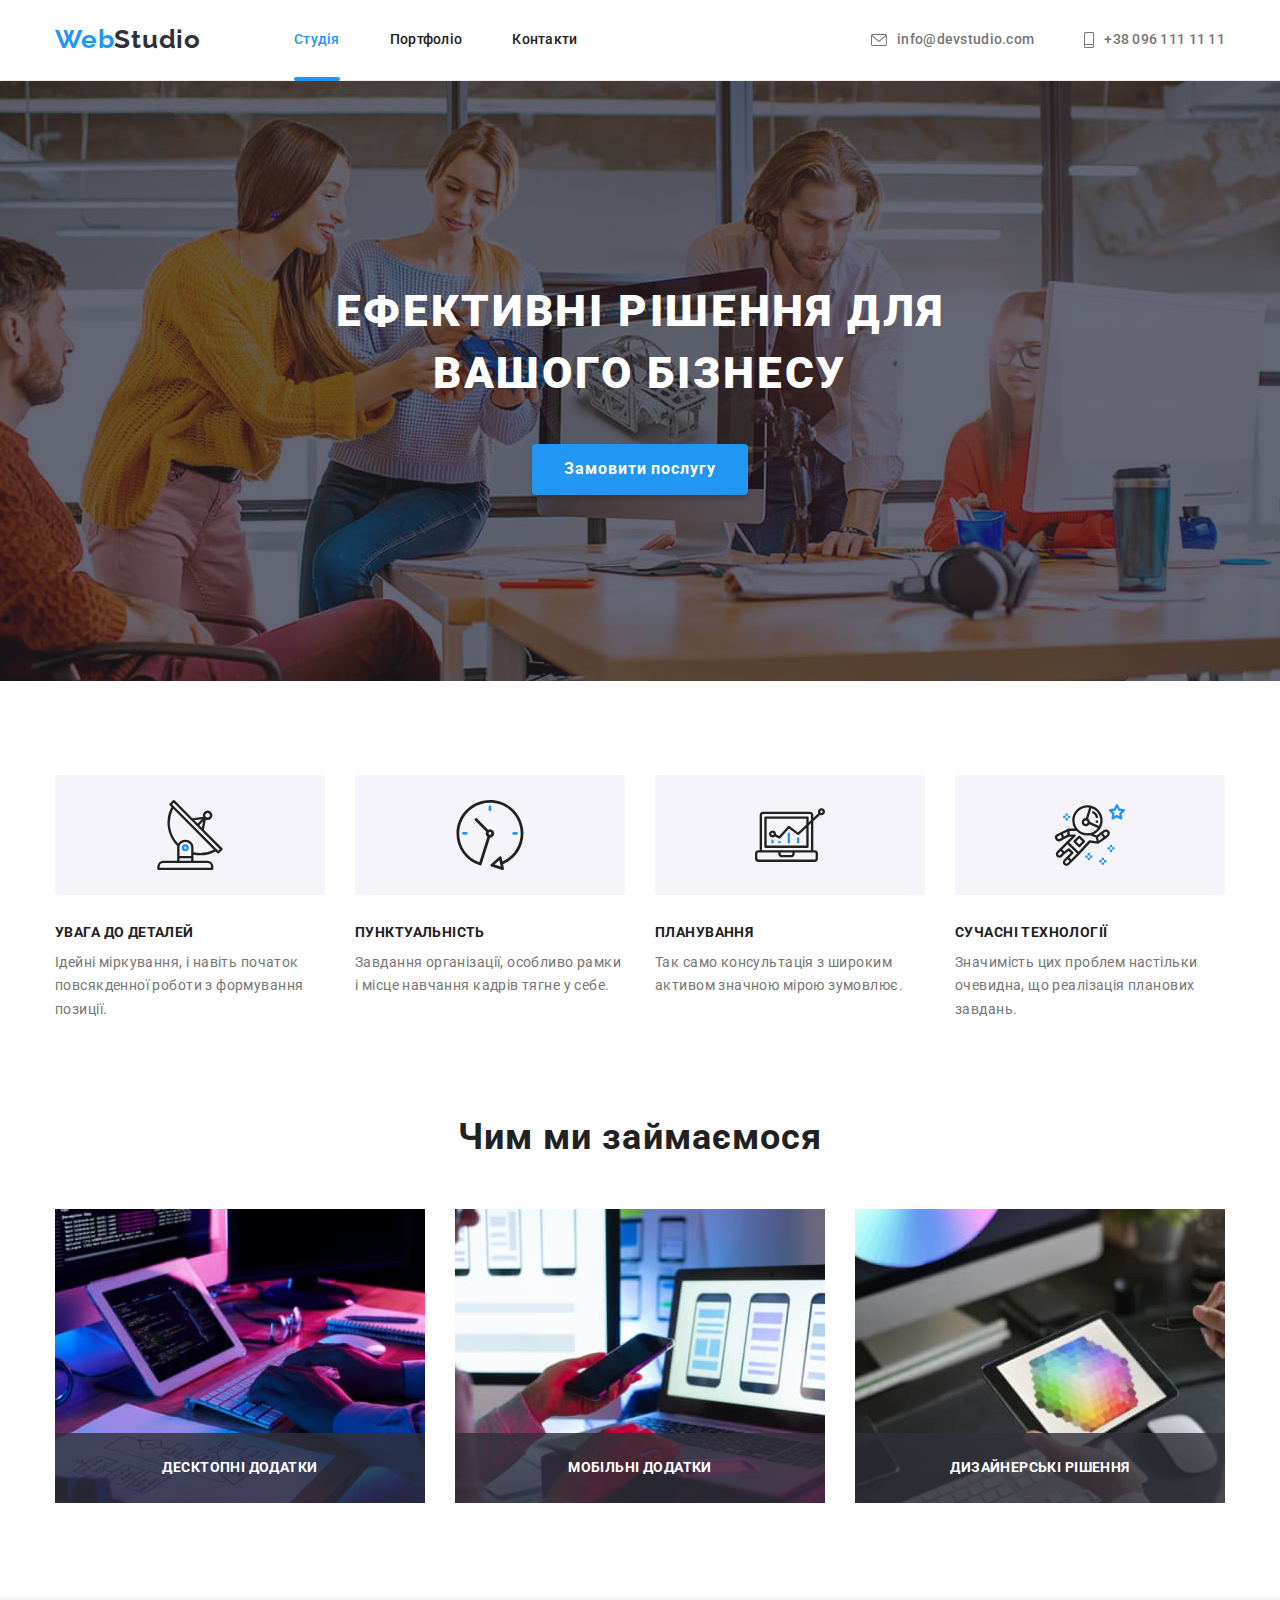
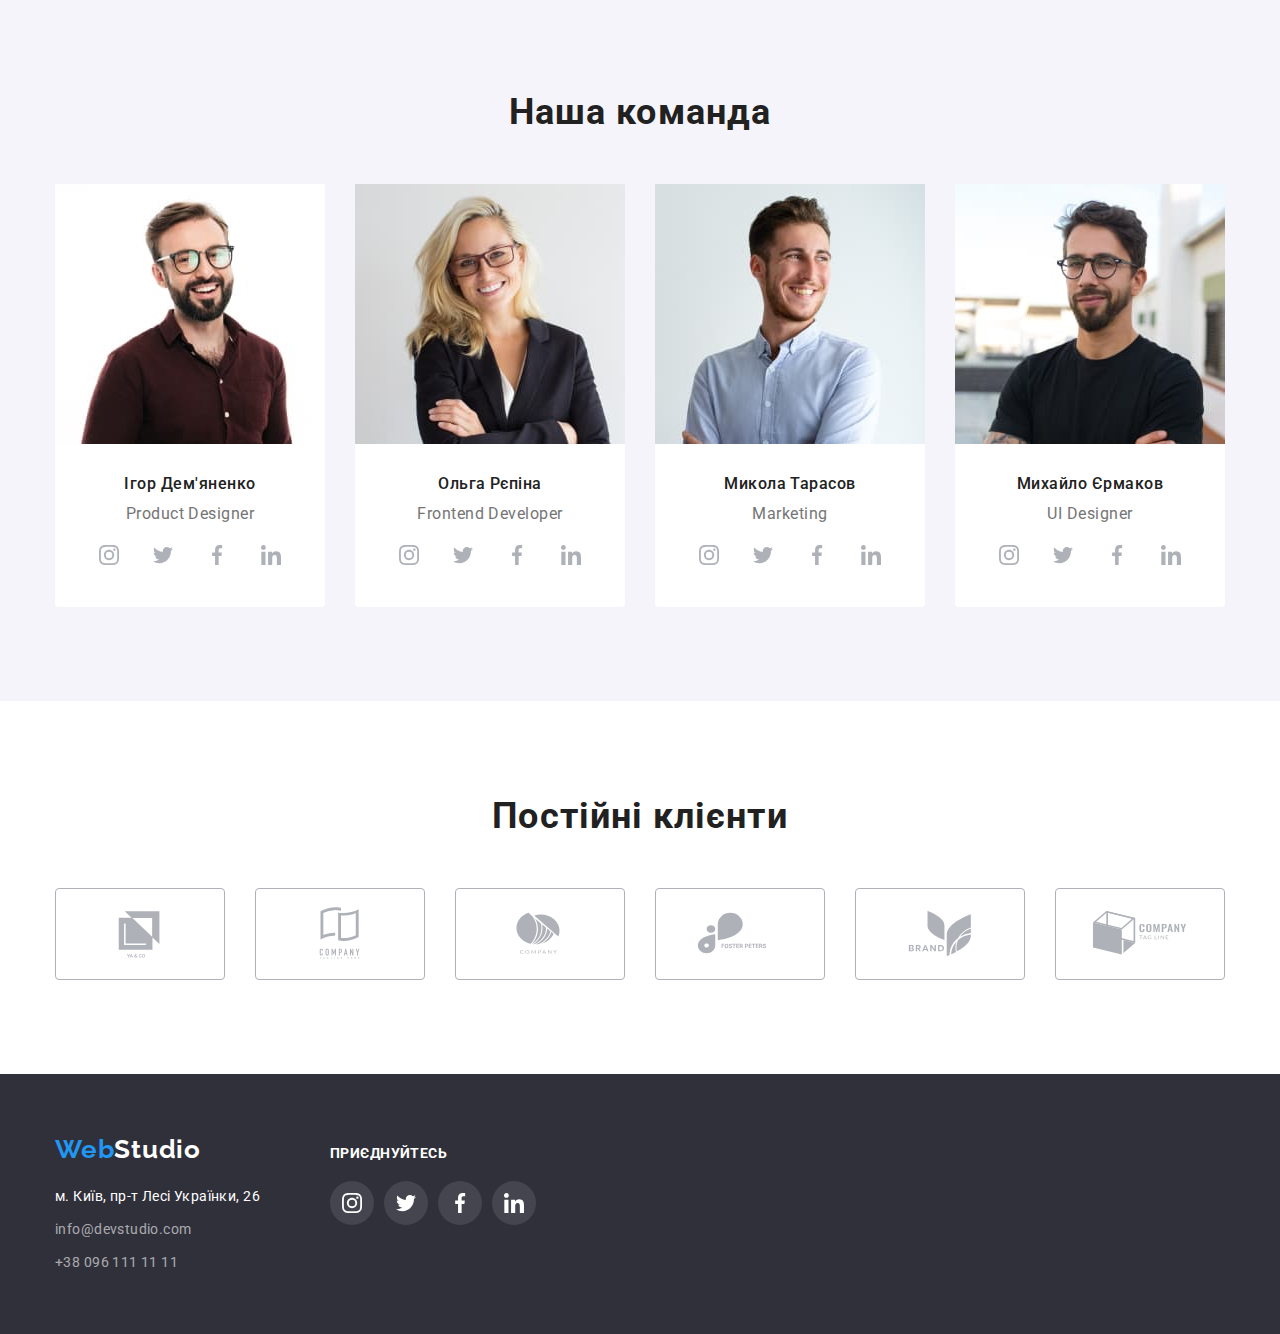
<file: index.html>
<!DOCTYPE html>
<html lang="uk">
  <head>
    <meta charset="UTF-8" />
    <meta http-equiv="X-UA-Compatible" content="IE=edge" />
    <meta name="viewport" content="width=device-width, initial-scale=1.0" />
    <title>WebStudio</title>
    <link rel="preconnect" href="https://fonts.googleapis.com" />
    <link rel="preconnect" href="https://fonts.gstatic.com" crossorigin />
    <link
      href="https://fonts.googleapis.com/css2?family=Raleway:wght@700&family=Roboto:wght@400;500;700;900&display=swap"
      rel="stylesheet"
    />
    <link
      rel="stylesheet"
      href="https://cdnjs.cloudflare.com/ajax/libs/modern-normalize/1.1.0/modern-normalize.min.css"
    />
    <link rel="stylesheet" href="./css/styles.css" />
  </head>
  <body>
    <header class="header">
      <div class="container site-nav">
        <nav class="site-nav">
          <a href="index.html" class="logo-header" lang="en"
            >Web<span>Studio</span></a
          >
          <ul class="site-nav-list">
            <li class="item">
              <a href="./index.html" class="link current-page">Студія</a>
            </li>
            <li class="item">
              <a href="./portfolio.html" class="link">Портфоліо</a>
            </li>
            <li class="item">
              <a href="#" class="link">Контакти</a>
            </li>
          </ul>
        </nav>
        <ul class="contacts-list">
          <li class="item">
            <a href="mailto:info@devstudio.com" class="contacts-link">
              <svg class="contacts-icon-envelope" width="16px" height="12px">
                <use href="./images/icons.svg#icon-envelope"></use>
              </svg>
              info@devstudio.com</a
            >
          </li>
          <li class="item">
            <a href="tel:+380961111111" class="contacts-link">
              <svg class="contacts-icon-phone" width="10px" height="16px">
                <use href="./images/icons.svg#icon-phone"></use>
              </svg>
              +38 096 111 11 11</a
            >
          </li>
        </ul>
      </div>
    </header>
    <main>
      <section class="hero-section section">
        <div class="container">
          <h1 class="hero-section-title">
            Ефективні рішення для вашого бізнесу
          </h1>
          <button type="button" class="hero-button" data-modal-open>Замовити послугу</button>
        </div>
      </section>
      <section class="features-section section">
        <div class="container">
          <h2 class="visually-hidden">Особливості</h2>
          <ul class="features-list">
            <li class="item">
              <div class="features-icon">
                <svg class="icon-antenna" width="70px" height="70px">
                  <use href="./images/icons.svg#icon-antenna"></use>
                </svg>
              </div>
              <h3 class="features-title">Увага до деталей</h3>
              <p class="features-text">
                Ідейні міркування, і навіть початок повсякденної роботи з
                формування позиції.
              </p>
            </li>
            <li class="item">
              <div class="features-icon">
                <svg class="icon-clock" width="70px" height="70px">
                  <use href="./images/icons.svg#icon-clock"></use>
                </svg>
              </div>
              <h3 class="features-title">Пунктуальність</h3>
              <p class="features-text">
                Завдання організації, особливо рамки і місце навчання кадрів
                тягне у себе.
              </p>
            </li>
            <li class="item">
              <div class="features-icon">
                <svg class="icon-diagram" width="70px" height="70px">
                  <use href="./images/icons.svg#icon-diagram"></use>
                </svg>
              </div>
              <h3 class="features-title">Планування</h3>
              <p class="features-text">
                Так само консультація з широким активом значною мірою зумовлює.
              </p>
            </li>
            <li class="item">
              <div class="features-icon">
                <svg class="icon-astronaut" width="70px" height="70px">
                  <use href="./images/icons.svg#icon-astronaut"></use>
                </svg>
              </div>
              <h3 class="features-title">Сучасні Технології</h3>
              <p class="features-text">
                Значимість цих проблем настільки очевидна, що реалізація
                планових завдань.
              </p>
            </li>
          </ul>
        </div>
      </section>

      <section class="work-section section">
        <div class="container">
          <h2 class="work-section-title">Чим ми займаємося</h2>
          <ul class="work-list">
            <li class="item">
              <div class="work-thumb">
                <img
                  src="./images/box-1.jpg"
                  alt="Чололвік друкує на клавіатурі"
                  width="370"
                  height="294"
                />
                <p class="work-section-subtitle">Десктопні додатки</p>
              </div>
            </li>
            <li class="item">
              <div class="work-thumb">
                <img
                  src="./images/box-2.jpg"
                  alt="Ноутбук та смартфон"
                  width="370"
                  height="294"
                />
                <p class="work-section-subtitle">Мобільні додатки</p>
              </div>
            </li>
            <li class="item">
              <div class="work-thumb">
                <img
                  src="./images/box-3.jpg"
                  alt="Планшет в руках"
                  width="370"
                  height="294"
                />
                <p class="work-section-subtitle">Дизайнерські рішення</p>
              </div>
            </li>
          </ul>
        </div>
      </section>
      <section class="team-section section">
        <div class="container">
          <h2 class="team-section-title">Наша команда</h2>
          <ul class="team-section-list">
            <li class="team-section-box">
              <img
                class="team-image"
                src="./images/product-designer.jpg"
                alt="Чоловік в бордовій сорочці"
                width="270"
                height="260"
              />
              <div class="bottom-text">
                <h3 class="team-section-box-title">Ігор Дем'яненко</h3>
                <p class="team-section-box-text" lang="en">Product Designer</p>
                <ul class="team-section-list-icons">
                  <li class="team-item-icons">
                    <a href="" class="team-social-links">
                      <svg width="20px" height="20px">
                        <use href="./images/icons.svg#icon-instagram"></use>
                      </svg>
                    </a>
                  </li>
                  <li class="team-item-icons">
                    <a href="" class="team-social-links">
                      <svg width="20px" height="20px">
                        <use href="./images/icons.svg#icon-twitter"></use>
                      </svg>
                    </a>
                  </li>
                  <li class="team-item-icons">
                    <a href="" class="team-social-links">
                      <svg width="20px" height="20px">
                        <use href="./images/icons.svg#icon-facebook"></use>
                      </svg>
                    </a>
                  </li>
                  <li class="team-item-icons">
                    <a href="" class="team-social-links">
                      <svg width="20px" height="20px">
                        <use href="./images/icons.svg#icon-linkedin"></use>
                      </svg>
                    </a>
                  </li>
                </ul>
              </div>
            </li>
            <li class="team-section-box">
              <img
                class="team-image"
                src="./images/frontend-developer.jpg"
                alt="Жінка блондинка"
                width="270"
                height="260"
              />
              <div class="bottom-text">
                <h3 class="team-section-box-title">Ольга Рєпіна</h3>
                <p class="team-section-box-text" lang="en">
                  Frontend Developer
                </p>
                <ul class="team-section-list-icons">
                  <li class="team-item-icons">
                    <a href="" class="team-social-links">
                      <svg width="20px" height="20px">
                        <use href="./images/icons.svg#icon-instagram"></use>
                      </svg>
                    </a>
                  </li>
                  <li class="team-item-icons">
                    <a href="" class="team-social-links">
                      <svg width="20px" height="20px">
                        <use href="./images/icons.svg#icon-twitter"></use>
                      </svg>
                    </a>
                  </li>
                  <li class="team-item-icons">
                    <a href="" class="team-social-links">
                      <svg width="20px" height="20px">
                        <use href="./images/icons.svg#icon-facebook"></use>
                      </svg>
                    </a>
                  </li>
                  <li class="team-item-icons">
                    <a href="" class="team-social-links">
                      <svg width="20px" height="20px">
                        <use href="./images/icons.svg#icon-linkedin"></use>
                      </svg>
                    </a>
                  </li>
                </ul>
              </div>
            </li>
            <li class="team-section-box">
              <img
                class="team-image"
                src="./images/marketing.jpg"
                alt="Чоловік в блакитній сорочці"
                width="270"
                height="260"
              />
              <div class="bottom-text">
                <h3 class="team-section-box-title">Микола Тарасов</h3>
                <p class="team-section-box-text" lang="en">Marketing</p>
                <ul class="team-section-list-icons">
                  <li class="team-item-icons">
                    <a href="" class="team-social-links">
                      <svg width="20px" height="20px">
                        <use href="./images/icons.svg#icon-instagram"></use>
                      </svg>
                    </a>
                  </li>
                  <li class="team-item-icons">
                    <a href="" class="team-social-links">
                      <svg width="20px" height="20px">
                        <use href="./images/icons.svg#icon-twitter"></use>
                      </svg>
                    </a>
                  </li>
                  <li class="team-item-icons">
                    <a href="" class="team-social-links">
                      <svg width="20px" height="20px">
                        <use href="./images/icons.svg#icon-facebook"></use>
                      </svg>
                    </a>
                  </li>
                  <li class="team-item-icons">
                    <a href="" class="team-social-links">
                      <svg width="20px" height="20px">
                        <use href="./images/icons.svg#icon-linkedin"></use>
                      </svg>
                    </a>
                  </li>
                </ul>
              </div>
            </li>
            <li class="team-section-box">
              <img
                class="team-image"
                src="./images/ui-designer.jpg"
                alt="Чоловік в чорній футболці"
                width="270"
                height="260"
              />
              <div class="bottom-text">
                <h3 class="team-section-box-title">Михайло Єрмаков</h3>
                <p class="team-section-box-text" lang="en">UI Designer</p>
                <ul class="team-section-list-icons">
                  <li class="team-item-icons">
                    <a href="" class="team-social-links">
                      <svg width="20px" height="20px">
                        <use href="./images/icons.svg#icon-instagram"></use>
                      </svg>
                    </a>
                  </li>
                  <li class="team-item-icons">
                    <a href="" class="team-social-links">
                      <svg width="20px" height="20px">
                        <use href="./images/icons.svg#icon-twitter"></use>
                      </svg>
                    </a>
                  </li>
                  <li class="team-item-icons">
                    <a href="" class="team-social-links">
                      <svg width="20px" height="20px">
                        <use href="./images/icons.svg#icon-facebook"></use>
                      </svg>
                    </a>
                  </li>
                  <li class="team-item-icons">
                    <a href="" class="team-social-links">
                      <svg width="20px" height="20px">
                        <use href="./images/icons.svg#icon-linkedin"></use>
                      </svg>
                    </a>
                  </li>
                </ul>
              </div>
            </li>
          </ul>
        </div>
      </section>
      <section class="clients-section">
        <div class="container">
          <h2 class="clients-tittle">Постійні клієнти</h2>
          <ul class="clients-list">
            <li class="clients-item">
              <a href="" class="clients-link">
                <svg class="clients-logo" width="106px" height="62px">
                  <use href="./images/icons.svg#icon-logo"></use>
                </svg>
              </a>
            </li>
            <li class="clients-item">
              <a href="" class="clients-link">
                <svg class="clients-logo" width="106px" height="62px">
                  <use href="./images/icons.svg#icon-logo-2"></use>
                </svg>
              </a>
            </li>
            <li class="clients-item">
              <a href="" class="clients-link">
                <svg class="clients-logo" width="106px" height="62px">
                  <use href="./images/icons.svg#icon-logo-3"></use>
                </svg>
              </a>
            </li>
            <li class="clients-item">
              <a href="" class="clients-link">
                <svg class="clients-logo" width="106px" height="62px">
                  <use href="./images/icons.svg#icon-logo-4"></use>
                </svg>
              </a>
            </li>
            <li class="clients-item">
              <a href="" class="clients-link">
                <svg class="clients-logo" width="106px" height="62px">
                  <use href="./images/icons.svg#icon-logo-5"></use>
                </svg>
              </a>
            </li>
            <li class="clients-item">
              <a href="" class="clients-link">
                <svg class="clients-logo" width="106px" height="62px">
                  <use href="./images/icons.svg#icon-logo-6"></use>
                </svg>
              </a>
            </li>
          </ul>
        </div>
      </section>
    </main>

    <footer class="footer">
      <div class="container secondary">
        <div class="container-footer">
          <a href="index.html" class="logo-footer" lang="en"
            >Web<span>Studio</span></a
          >
          <address>
            <ul class="footer-address-list">
              <li class="item">
                <a
                  class="address-link"
                  href="https://goo.gl/maps/CPtrU1FHBa2aNyZL9"
                  target="_blank"
                  rel="noopener noreferrer nofollow"
                  >м. Київ, пр-т Лесі Українки, 26</a
                >
              </li>
              <li class="item">
                <a href="mailto:info@devstudio.com" class="footer-contacts-link"
                  >info@devstudio.com</a
                >
              </li>
              <li class="item">
                <a href="tel:+380961111111" class="footer-contacts-link"
                  >+38 096 111 11 11</a
                >
              </li>
            </ul>
          </address>
        </div>
        <div class="container-social-links">
          <p class="footer-social-subtittle">Приєднуйтесь</p>
          <ul class="footer-social-list">
            <li class="footer-social-item">
              <a href="" class="footer-social-link">
                <svg width="20px" height="20px">
                  <use href="./images/icons.svg#icon-instagram"></use>
                </svg>
              </a>
            </li>
            <li class="footer-social-item">
              <a href="" class="footer-social-link">
                <svg width="20px" height="20px">
                  <use href="./images/icons.svg#icon-twitter"></use>
                </svg>
              </a>
            </li>
            <li class="footer-social-item">
              <a href="" class="footer-social-link">
                <svg width="20px" height="20px">
                  <use href="./images/icons.svg#icon-facebook"></use>
                </svg>
              </a>
            </li>
            <li class="footer-social-item">
              <a href="" class="footer-social-link">
                <svg width="20px" height="20px">
                  <use href="./images/icons.svg#icon-linkedin"></use>
                </svg>
              </a>
            </li>
          </ul>
        </div>
      </div>
    </footer>
    <div class="backdrop is-hidden" data-modal>
      <div class="modal">
        <button type="button" class="close-modal-button" data-modal-close>
          <svg width="11px" height="11px">
            <use href="./images/icons.svg#icon-close-modal"></use>
          </svg>
        </button>
      </div>
    </div>
    <script src="./js/modal.js"></script>
  </body>
</html>
</file>
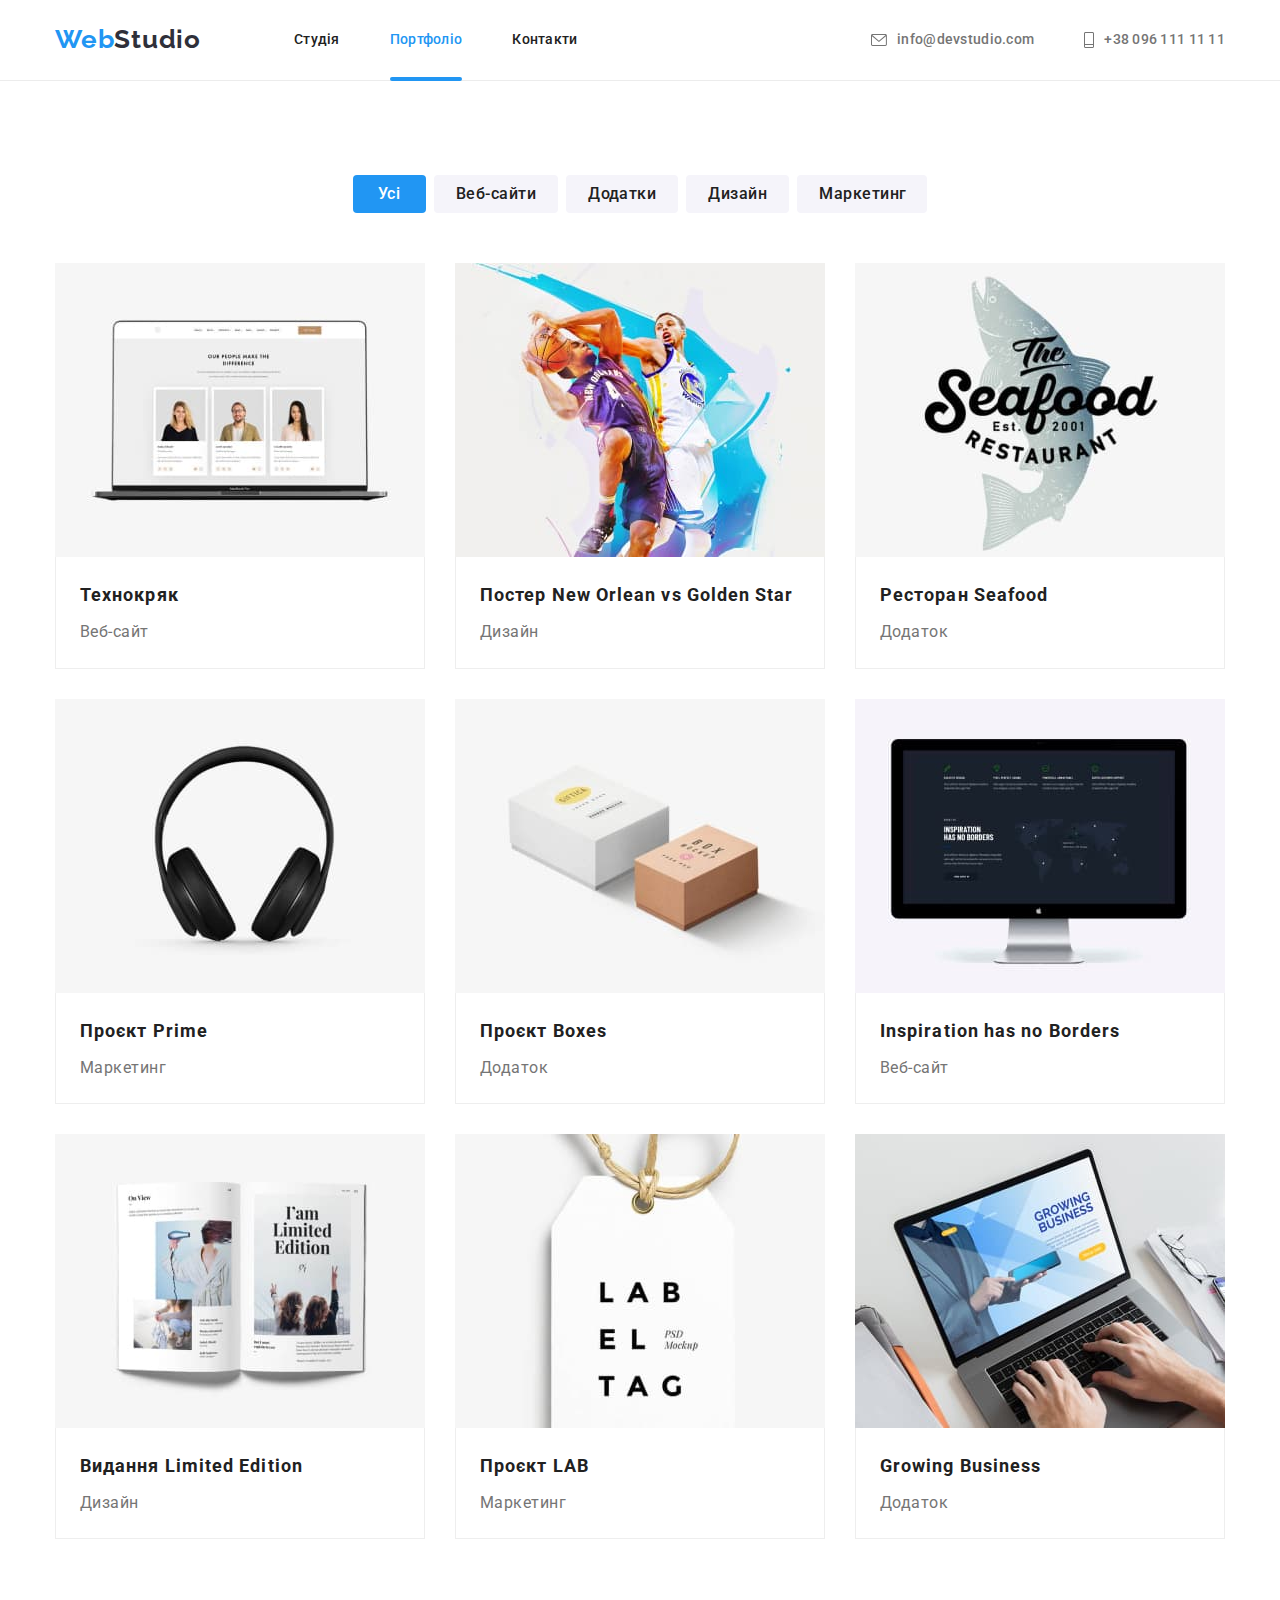
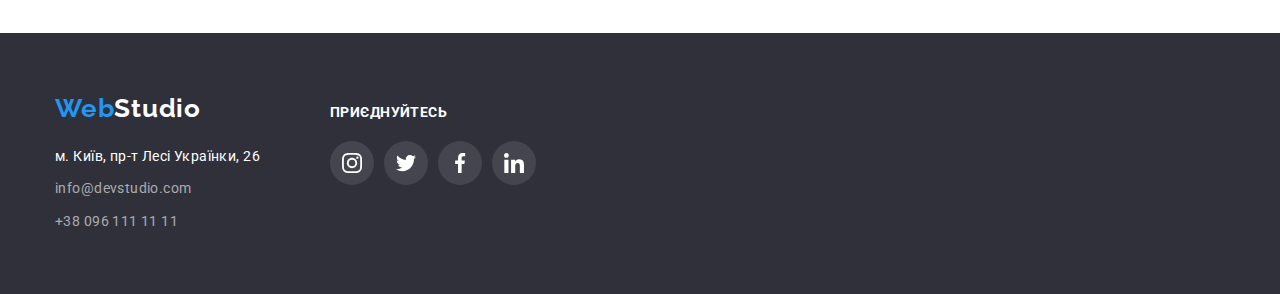
<file: portfolio.html>
<!DOCTYPE html>
<html lang="uk">
  <head>
    <meta charset="UTF-8" />
    <meta http-equiv="X-UA-Compatible" content="IE=edge" />
    <meta name="viewport" content="width=device-width, initial-scale=1.0" />
    <title>Portfolio</title>
    <link rel="preconnect" href="https://fonts.googleapis.com" />
    <link rel="preconnect" href="https://fonts.gstatic.com" crossorigin />
    <link
      href="https://fonts.googleapis.com/css2?family=Raleway:wght@700&family=Roboto:wght@400;500;700;900&display=swap"
      rel="stylesheet"
    />
    <link
      rel="stylesheet"
      href="https://cdnjs.cloudflare.com/ajax/libs/modern-normalize/1.1.0/modern-normalize.min.css"
    />

    <link rel="stylesheet" href="./css/styles.css" />
  </head>
  <body>
    <header class="header">
      <div class="container site-nav">
        <nav class="site-nav">
          <a href="index.html" class="logo-header" lang="en"
            >Web<span>Studio</span></a
          >
          <ul class="site-nav-list">
            <li class="item">
              <a href="./index.html" class="link">Студія</a>
            </li>
            <li class="item">
              <a href="./portfolio.html" class="link current-page ">Портфоліо</a>
            </li>
            <li class="item">
              <a href="#" class="link">Контакти</a>
            </li>
          </ul>
        </nav>
        <ul class="contacts-list">
          <li class="item">
            <a href="mailto:info@devstudio.com" class="contacts-link">
              <svg class="contacts-icon-envelope">
                <use
                  href="./images/icons.svg#icon-envelope"
                  width="16px"
                  height="12px"
                ></use>
              </svg>
              info@devstudio.com</a
            >
          </li>
          <li class="item">
            <a href="tel:+380961111111" class="contacts-link">
              <svg class="contacts-icon-phone">
                <use
                  href="./images/icons.svg#icon-phone"
                  width="10px"
                  height="16px"
                ></use>
              </svg>
              +38 096 111 11 11</a
            >
          </li>
        </ul>
      </div>
    </header>
    <main>
      <section class="portfolio-section section">
        <div class="container">
          <h1 class="visually-hidden">Портфоліо проєктів</h1>
          <ul class="buttons">
            <li class="item">
              <button type="button" class="portfolio-section-button current">
                Усі
              </button>
            </li>
            <li class="item">
              <button type="button" class="portfolio-section-button">
                Веб-сайти
              </button>
            </li>
            <li class="item">
              <button type="button" class="portfolio-section-button">
                Додатки
              </button>
            </li>
            <li class="item">
              <button type="button" class="portfolio-section-button">
                Дизайн
              </button>
            </li>
            <li class="item">
              <button type="button" class="portfolio-section-button">
                Маркетинг
              </button>
            </li>
          </ul>
          <ul class="portfolio-section-list">
            <li class="portfolio-section-box">
              <a href="#" class="portfolio-section-link">
                <div class="portfolio-thumb">
                  <img
                    src="./images/project-1.jpg"
                    alt=" Веб-сайт технокряк"
                    width="370"
                    height="294"
                  />
                  <div class="portfolio-overlay">
                    <p class="overlay-content">
                      Ресурс пропонує комплексні пропозиції з різним рівнем
                      функціоналу та сервісів. Все це дозволить відвідувачу
                      отримати вичерпні відомості про компанію чи приватну
                      особу.
                    </p>
                  </div>
                </div>
                <div class="portfolio-section-content">
                  <h2 class="portfolio-section-box-title">Технокряк</h2>
                  <p class="portfolio-section-box-text">Веб-сайт</p>
                </div>
              </a>
            </li>
            <li class="portfolio-section-box">
              <a href="#" class="portfolio-section-link">
                <div class="portfolio-thumb">
                  <img
                    class="portfolio-image"
                    src="./images/project-2.jpg"
                    alt="Постер New Orlean vs Golden Star"
                    width="370"
                    height="294"
                  />
                  <div class="portfolio-overlay">
                    <p class="overlay-content">
                      Ресурс пропонує комплексні пропозиції з різним рівнем
                      функціоналу та сервісів. Все це дозволить відвідувачу
                      отримати вичерпні відомості про компанію чи приватну
                      особу.
                    </p>
                  </div>
                </div>
                <div class="portfolio-section-content">
                  <h2 class="portfolio-section-box-title">
                    Постер <span lang="en">New Orlean vs Golden Star</span>
                  </h2>
                  <p class="portfolio-section-box-text">Дизайн</p>
                </div></a
              >
            </li>
            <li class="portfolio-section-box">
              <a href="#" class="portfolio-section-link">
                <div class="portfolio-thumb">
                  <img
                    class="portfolio-image"
                    src="./images/project-3.jpg"
                    alt="Додаток ресторан Seafood"
                    width="370"
                    height="294"
                  />
                  <div class="portfolio-overlay">
                    <p class="overlay-content">
                      Ресурс пропонує комплексні пропозиції з різним рівнем
                      функціоналу та сервісів. Все це дозволить відвідувачу
                      отримати вичерпні відомості про компанію чи приватну
                      особу.
                    </p>
                  </div>
                </div>
                <div class="portfolio-section-content">
                  <h2 class="portfolio-section-box-title">
                    Ресторан <span lang="en">Seafood</span>
                  </h2>
                  <p class="portfolio-section-box-text">Додаток</p>
                </div></a
              >
            </li>
            <li class="portfolio-section-box">
              <a href="#" class="portfolio-section-link">
                <div class="portfolio-thumb">
                  <img
                    class="portfolio-image"
                    src="./images/project-4.jpg"
                    alt="Великі чорні навушники"
                    width="370"
                    height="294"
                  />
                  <div class="portfolio-overlay">
                    <p class="overlay-content">
                      Ресурс пропонує комплексні пропозиції з різним рівнем
                      функціоналу та сервісів. Все це дозволить відвідувачу
                      отримати вичерпні відомості про компанію чи приватну
                      особу.
                    </p>
                  </div>
                </div>
                <div class="portfolio-section-content">
                  <h2 class="portfolio-section-box-title">
                    Проєкт <span lang="en">Prime</span>
                  </h2>
                  <p class="portfolio-section-box-text">Маркетинг</p>
                </div></a
              >
            </li>
            <li class="portfolio-section-box">
              <a href="#" class="portfolio-section-link">
                <div class="portfolio-thumb">
                  <img
                    class="portfolio-image"
                    src="./images/project-5.jpg"
                    alt="Дві коробки"
                    width="370"
                    height="294"
                  />
                  <div class="portfolio-overlay">
                    <p class="overlay-content">
                      Ресурс пропонує комплексні пропозиції з різним рівнем
                      функціоналу та сервісів. Все це дозволить відвідувачу
                      отримати вичерпні відомості про компанію чи приватну
                      особу.
                    </p>
                  </div>
                </div>
                <div class="portfolio-section-content">
                  <h2 class="portfolio-section-box-title">
                    Проєкт <span lang="en">Boxes</span>
                  </h2>
                  <p class="portfolio-section-box-text">Додаток</p>
                </div></a
              >
            </li>
            <li class="portfolio-section-box">
              <a href="#" class="portfolio-section-link">
                <div class="portfolio-thumb">
                  <img
                    class="portfolio-image"
                    src="./images/project-6.jpg"
                    alt="Веб-сайт "
                    width="370"
                    height="294"
                  />
                  <div class="portfolio-overlay">
                    <p class="overlay-content">
                      Ресурс пропонує комплексні пропозиції з різним рівнем
                      функціоналу та сервісів. Все це дозволить відвідувачу
                      отримати вичерпні відомості про компанію чи приватну
                      особу.
                    </p>
                  </div>
                </div>
                <div class="portfolio-section-content">
                  <h2 class="portfolio-section-box-title">
                    <span lang="en"> Inspiration has no Borders</span>
                  </h2>
                  <p class="portfolio-section-box-text">Веб-сайт</p>
                </div>
              </a>
            </li>
            <li class="portfolio-section-box">
              <a href="#" class="portfolio-section-link">
                <div class="portfolio-thumb">
                  <img
                    class="portfolio-image"
                    src="./images/project-7.jpg"
                    alt="Дизайн видання"
                    width="370"
                    height="294"
                  />
                  <div class="portfolio-overlay">
                    <p class="overlay-content">
                      Ресурс пропонує комплексні пропозиції з різним рівнем
                      функціоналу та сервісів. Все це дозволить відвідувачу
                      отримати вичерпні відомості про компанію чи приватну
                      особу.
                    </p>
                  </div>
                </div>
                <div class="portfolio-section-content">
                  <h2 class="portfolio-section-box-title">
                    Видання <span lang="en">Limited Edition</span>
                  </h2>
                  <p class="portfolio-section-box-text">Дизайн</p>
                </div>
              </a>
            </li>
            <li class="portfolio-section-box">
              <a href="#" class="portfolio-section-link">
                <div class="portfolio-thumb">
                  <img
                    class="portfolio-image"
                    src="./images/project-8.jpg"
                    alt="Дизайн проєкт LAB"
                    width="370"
                    height="294"
                  />
                  <div class="portfolio-overlay">
                    <p class="overlay-content">
                      Ресурс пропонує комплексні пропозиції з різним рівнем
                      функціоналу та сервісів. Все це дозволить відвідувачу
                      отримати вичерпні відомості про компанію чи приватну
                      особу.
                    </p>
                  </div>
                </div>
                <div class="portfolio-section-content">
                  <h2 class="portfolio-section-box-title">
                    Проєкт <span lang="en">LAB</span>
                  </h2>
                  <p class="portfolio-section-box-text">Маркетинг</p>
                </div></a
              >
            </li>
            <li class="portfolio-section-box">
              <a href="#" class="portfolio-section-link">
                <div class="portfolio-thumb">
                  <img
                    class="portfolio-image"
                    src="./images/project-9.jpg"
                    alt="Додаток Growing Business"
                    width="370"
                    height="294"
                  />
                  <div class="portfolio-overlay">
                    <p class="overlay-content">
                      Ресурс пропонує комплексні пропозиції з різним рівнем
                      функціоналу та сервісів. Все це дозволить відвідувачу
                      отримати вичерпні відомості про компанію чи приватну
                      особу.
                    </p>
                  </div>
                </div>
                <div class="portfolio-section-content">
                  <h2 class="portfolio-section-box-title">
                    <span lang="en">Growing Business</span>
                  </h2>
                  <p class="portfolio-section-box-text">Додаток</p>
                </div></a
              >
            </li>
          </ul>
        </div>
      </section>
    </main>
    <footer class="footer">
      <div class="container secondary">
        <div class="container-footer">
          <a href="index.html" class="logo-footer" lang="en"
            >Web<span>Studio</span></a
          >
          <address>
            <ul class="footer-address-list">
              <li class="item">
                <a
                  class="address-link"
                  href="https://goo.gl/maps/CPtrU1FHBa2aNyZL9"
                  target="_blank"
                  rel="noopener noreferrer nofollow"
                  >м. Київ, пр-т Лесі Українки, 26</a
                >
              </li>
              <li class="item">
                <a href="mailto:info@devstudio.com" class="footer-contacts-link"
                  >info@devstudio.com</a
                >
              </li>
              <li class="item">
                <a href="tel:+380961111111" class="footer-contacts-link"
                  >+38 096 111 11 11</a
                >
              </li>
            </ul>
          </address>
        </div>
        <div class="container-social-links">
          <p class="footer-social-subtittle">Приєднуйтесь</p>
          <ul class="footer-social-list">
            <li class="footer-social-item">
              <a href="" class="footer-social-link">
                <svg width="20px" height="20px">
                  <use href="./images/icons.svg#icon-instagram"></use>
                </svg>
              </a>
            </li>
            <li class="footer-social-item">
              <a href="" class="footer-social-link">
                <svg width="20px" height="20px">
                  <use href="./images/icons.svg#icon-twitter"></use>
                </svg>
              </a>
            </li>
            <li class="footer-social-item">
              <a href="" class="footer-social-link">
                <svg width="20px" height="20px">
                  <use href="./images/icons.svg#icon-facebook"></use>
                </svg>
              </a>
            </li>
            <li class="footer-social-item">
              <a href="" class="footer-social-link">
                <svg width="20px" height="20px">
                  <use href="./images/icons.svg#icon-linkedin"></use>
                </svg>
              </a>
            </li>
          </ul>
        </div>
      </div>
    </footer>
  </body>
</html>
</file>
<file: css/styles.css>
/* Колір основного тексту #212121 */
/* Другорядний колір тексту #757575 */
/* Акценти #FFFFFF  #2196F3 */
/* Колір фону #FFFFFF */
/* Другорядний колір фону #F5F4FA */
/* Колір футера та героя #2F303A */
/* Колір лого #000000 */
:root {
  --title-text-color: #212121;
  --other-title-text-color: #ffffff;
  --primary-text-color: #757575;
  --accent-color: #2196f3;
  --hero-background-color: #2f303a;
  --primary-background-color: #ffffff;
  --secondary-background-color: #f5f4fa;
  --footer-background-color: #2f303a;
  --team-background-color: #f5f4fa;
  --modal-shadow: 0px 1px 3px rgba(0, 0, 0, 0.12),
    0px 1px 1px rgba(0, 0, 0, 0.14), 0px 2px 1px rgba(0, 0, 0, 0.2);
  --timing-function: cubic-bezier(0.4, 0, 0.2, 1);
}
body {
  background-color: var(--primary-background-color);
  color: var(--primary-text-color);
  font-family: "Roboto", sans-serif;
}
h1,
h2,
h3,
h4,
h5,
h6,
ul,
p {
  margin: 0;
  padding: 0;
}
img {
  max-width: 100%;
  height: auto;
  display: block;
}

.container {
  width: 100%;
  max-width: 1200px;
  margin: 0 auto;
  padding: 0 15px;
}
.section {
  padding: 94px 0;
}

.header {
  border-bottom: 1px solid #ececec;
}

.logo-header {
  display: block;
  padding-top: 24px;
  padding-bottom: 25px;
  margin-right: 93px;
  color: var(--accent-color);
  font-family: "Raleway", sans-serif;
  font-weight: 700;
  font-size: 26px;
  line-height: 1.2;
  letter-spacing: 0.03em;
  text-decoration-line: none;
}
.logo-header > span {
  color: #2f303a;
}

.logo-header:hover,
.logo-header:focus,
.logo-header:active {
  color: var(--accent-color);
}

.footer-address-list,
.buttons,
.portfolio-section-list {
  list-style: none;
}

.footer-address-list .item.item:not(:last-child) {
  margin-bottom: 9px;
}

.site-nav {
  display: flex;
  align-items: center;
}

.site-nav-list .link {
  display: block;
  padding-top: 32px;
  padding-bottom: 32px;

  color: var(--title-text-color);
  font-weight: 500;
  font-size: 14px;
  line-height: 1.1;
  letter-spacing: 0.02em;
  text-decoration: none;
  transition: color 250ms var(--timing-function);
}
.link:hover,
.link:focus {
  color: var(--accent-color);
}

.link.current-page {
  color: var(--accent-color);
}

.current-page {
  position: relative;
  color: var(--accent-color);
}

.current-page::after {
  content: "";
  display: block;
  position: absolute;
  width: 100%;
  height: 4px;
  left: 0;
  bottom: -1px;
  background-color: var(--accent-color);
  border-radius: 2px;
}

.site-nav-list {
  display: flex;
  list-style: none;
}

.site-nav-list .item:not(:last-child) {
  margin-right: 50px;
}

.contacts-list {
  display: flex;
  list-style: none;
  margin-left: auto;
}
.contacts-list .item:not(:last-child) {
  margin-right: 50px;
}

.contacts-list .contacts-link {
  padding-top: 32px;
  padding-bottom: 32px;
}

.contacts-link {
  display: flex;
  align-items: center;
}

.contacts-icon-envelope {
  width: 16px;
  height: 12px;
  margin-right: 10px;
  margin-left: auto;
  fill: currentColor;
}

.contacts-icon-phone {
  width: 10px;
  height: 16px;
  margin-right: 10px;
  margin-left: auto;
  fill: currentColor;
}

/* Contacts */

.contacts-link {
  color: var(--primary-text-color);
  font-weight: 500;
  font-size: 14px;
  line-height: 1.1;
  letter-spacing: 0.02em;
  text-decoration: none;
  transition: color 250ms var(--timing-function);
}
.contacts-link:hover,
.contacts-link:focus {
  color: var(--accent-color);
}

.hero-section {
  max-width: 1600px;
  height: 600px;
  margin-left: auto;
  margin-right: auto;
  background-color: var(--hero-background-color);
  background-image: linear-gradient(
      rgba(47, 48, 58, 0.4),
      rgba(47, 48, 58, 0.4)
    ),
    url(../images/hero.jpg);
  background-repeat: no-repeat;
  background-size: cover;
  background-position: center;
  text-align: center;
  padding: 200px 0;
}

.hero-section-title {
  color: var(--other-title-text-color);
  font-weight: 900;
  font-size: 44px;
  line-height: 1.4;
  letter-spacing: 0.06em;
  text-transform: uppercase;
  max-width: 696px;
  margin-top: 0;
  margin-bottom: 40px;
  margin-left: auto;
  margin-right: auto;
}

.hero-button {
  background-color: var(--accent-color);
  color: var(--other-title-text-color);
  font-weight: 700;
  font-size: 16px;
  font-family: inherit;
  line-height: 1.9;
  letter-spacing: 0.06em;
  cursor: pointer;
  min-width: 216px;
  margin: 0 auto;
  padding: 10px 32px;
  box-shadow: 0px 4px 4px rgba(0, 0, 0, 0.15);
  border: transparent;
  border-radius: 4px;
  transition: box-shadow 250ms var(--timing-function),
    background-color 250ms var(--timing-function);
}
.hero-button:hover,
.hero-button:focus {
  color: var(--other-title-text-color);
  background-color: #188ce8;
}

.features-section {
  padding-top: 94px;
  padding-bottom: 0;
}

.features-list {
  list-style: none;
  display: flex;
}
.features-list .item:not(:last-child) {
  margin-right: 30px;
}

.features-icon {
  display: flex;
  align-items: center;
  justify-content: center;
  background-color: var(--secondary-background-color);
  width: 270px;
  height: 120px;
  margin-bottom: 30px;
  border: transparent;
  border-radius: 4px;
}

.features-icon:hover {
  fill: currentColor;
}

.work-list {
  list-style: none;
  display: flex;
}

.work-list .item:not(:last-child) {
  margin-right: 30px;
}

.features-title {
  color: var(--title-text-color);
  font-weight: 700;
  font-size: 14px;
  text-transform: uppercase;
  line-height: 1.1;
  letter-spacing: 0.03em;
  margin-bottom: 10px;
}

.features-text {
  color: var(--primary-text-color);
  font-weight: 400;
  font-size: 14px;
  line-height: 1.7;
  letter-spacing: 0.03em;
}

.work-section {
  padding: 94px 0;
}

.work-section-title {
  text-align: center;
  margin-bottom: 50px;

  color: var(--title-text-color);
  font-weight: 700;
  font-size: 36px;
  line-height: 1.2;
  letter-spacing: 0.03em;
}

.work-section-subtitle {
  position: absolute;
  bottom: 0;
  font-weight: 700;
  font-size: 14px;
  line-height: 1.14;
  text-align: center;
  letter-spacing: 0.03em;
  text-transform: uppercase;
  color: var(--other-title-text-color);
  margin: 0;
  width: 370px;
  height: 70px;
  display: flex;
  align-items: center;
  justify-content: center;
  background-color: rgba(47, 48, 58, 0.8);;
}

.work-thumb {
  position: relative;
  display: flex;
  justify-content: center;
}

.team-section {
  background-color: var(--team-background-color);
}

.team-section-title {
  text-align: center;
  margin-bottom: 50px;

  color: var(--title-text-color);
  font-weight: 700;
  font-size: 36px;
  line-height: 1.2;
  letter-spacing: 0.03em;
}

.team-section-list {
  list-style: none;
  display: flex;
}

.team-section-list .team-section-box:not(:last-child) {
  margin-right: 30px;
}

.bottom-text {
  text-align: center;
  padding-top: 30px;
  padding-bottom: 30px;
}

.team-section-box {
  background-color: var(--primary-background-color);
  max-width: 270px;
  box-shadow: var(--portfolio-hover-shadow);
  border: transparent;
  border-radius: 0px 0px 4px 4px;
}

.team-section-box-title {
  color: var(--title-text-color);
  font-weight: 500;
  font-size: 16px;
  line-height: 1.2;
  letter-spacing: 0.03em;
  margin-bottom: 10px;
}

.team-section-box-text {
  color: var(--primary-text-color);
  font-weight: 400;
  font-size: 16px;
  line-height: 1.2;
  letter-spacing: 0.03em;
  margin-bottom: 10px;
}

.team-section-list-icons {
  display: flex;
  justify-content: center;
  gap: 10px;
}

.team-item-icons {
  display: flex;
  align-items: center;
  justify-content: center;
  width: 44px;
  height: 44px;
  list-style: none;
}

.team-social-links {
  width: 44px;
  height: 44px;
  fill: #afb1b8;
  display: flex;
  align-items: center;
  justify-content: center;
  background-color: var(--primary-background-color);
  color: var(--accent-color);
  border-radius: 50%;
  transition: fill 250ms var(--timing-function),
    background-color 250ms var(--timing-function);
}

.team-social-links:hover,
.team-social-links:focus {
  background-color: var(--accent-color);
  fill: var(--primary-background-color);
}

.clients-section {
  padding-top: 94px;
  padding-bottom: 94px;
}

.clients-tittle {
  text-align: center;
  margin-bottom: 50px;

  color: var(--title-text-color);
  font-weight: 700;
  font-size: 36px;
  line-height: 1.2;
  letter-spacing: 0.03em;
}

.clients-list {
  display: flex;
  gap: 30px;
}

.clients-item {
  list-style: none;
  width: 170px;
  height: 92px;
}

.clients-link {
  width: 100%;
  height: 100%;
  display: flex;
  align-items: center;
  justify-content: center;
  border: 1px solid #afb1b8;
  border-radius: 4px;
  color: #afb1b8;
  transition: color 250ms var(--timing-function),
    border 250ms var(--timing-function);
}

.clients-link:hover,
.clients-link:focus {
  border-color: var(--accent-color);
  color: var(--accent-color);
}

.clients-logo {
  fill: currentColor;
}

.footer {
  padding: 60px 0;
  background-color: var(--footer-background-color);
}

.logo-footer {
  display: inline-block;
  color: var(--accent-color);
  font-family: "Raleway", sans-serif;
  font-weight: 700;
  font-size: 26px;
  line-height: 1.2;
  letter-spacing: 0.03em;
  text-decoration-line: none;
  margin-bottom: 20px;
}
.logo-footer > span {
  color: #ffffff;
}
.logo-footer:hover,
:focus {
  color: var(--accent-color);
}

.address-link {
  display: inline-block;
  color: #ffffff;
  font-style: normal;
  font-weight: 400;
  font-size: 14px;
  line-height: 1.7;
  letter-spacing: 0.03em;
  text-decoration: none;
  transition: color 250ms var(--timing-function);
}

.address-link:hover,
.address-link:focus {
  color: var(--accent-color);
}
.footer-contacts-link {
  display: block;
  color: rgba(255, 255, 255, 0.6);
  font-style: normal;
  font-weight: 400;
  font-size: 14px;
  line-height: 1.7;
  letter-spacing: 0.03em;
  text-decoration: none;
  transition: color 250ms var(--timing-function);
}

.container.secondary {
  display: flex;
  align-items: baseline;
}

.container-social-links {
  margin-left: 70px;
}

.footer-social-subtittle {
  color: var(--other-title-text-color);
  font-weight: 700;
  font-size: 14px;
  text-transform: uppercase;
  line-height: 1.1;
  letter-spacing: 0.03em;
  margin-bottom: 20px;
}
.footer-social-list {
  display: flex;
  justify-content: center;
  gap: 10px;
}

.footer-social-item {
  display: flex;
  align-items: center;
  justify-content: center;
  width: 44px;
  height: 44px;
  list-style: none;
}

.footer-social-link {
  width: 44px;
  height: 44px;
  fill: var(--primary-background-color);
  display: flex;
  align-items: center;
  justify-content: center;
  background-color: rgba(255, 255, 255, 0.1);
  border-radius: 50%;
  color: var(--accent-color);
  transition: background-color 250ms var(--timing-function);
}

.footer-social-link:hover,
.footer-social-link:focus {
  background-color: currentColor;
}

.buttons {
  display: flex;
  margin-bottom: 50px;
  justify-content: center;
}

.buttons .item.item:not(:last-child) {
  margin-right: 8px;
}

.footer-contacts-link:hover,
.footer-contacts-link:focus {
  color: var(--accent-color);
}

.footer-contacts .item.item:not(:last-child) {
  margin-bottom: 9px;
}

.portfolio-section-button {
  background-color: #f5f4fa;
  color: var(--title-text-color);
  font-family: inherit;
  font-weight: 500;
  font-size: 16px;
  line-height: 1.6;
  letter-spacing: 0.03em;
  cursor: pointer;

  padding: 6px 22px;
  border-radius: 4px;
  border: transparent;
  min-width: 73px;
  max-width: 130px;
  height: 38px;
  transition: box-shadow 250ms var(--timing-function),
    background-color 250ms var(--timing-function),
    color 250ms var(--timing-function);
}

.portfolio-section-button.current {
  background-color: var(--accent-color);
  color: var(--other-title-text-color);
}

.portfolio-section-button:hover,
.portfolio-section-button:focus {
  background-color: var(--accent-color);
  color: var(--other-title-text-color);
  box-shadow: 0px 3px 1px rgba(0, 0, 0, 0.1), 0px 1px 2px rgba(0, 0, 0, 0.08),
    0px 2px 2px rgba(0, 0, 0, 0.12);
}

.portfolio-section-box {
  display: block;
  background-color: var(--primary-background-color);
  width: 370px;
  cursor: pointer;
}

.portfolio-thumb {
  position: relative;
  width: 370px;
  height: 294px;
  overflow: hidden;
}

.portfolio-overlay {
  position: absolute;
  top: 0;
  left: 0;
  width: 100%;
  height: 100%;
  background-color: rgba(33, 150, 243, 0.9);
  transform: translateY(100%);
  transition: transform 250ms var(--timing-function);
}

.overlay-content {
  padding: 63px 24px;
  align-content: center;
  font-size: 18px;
  line-height: 1.56;
  color: var(--other-title-text-color);
}

.portfolio-section-link {
  text-decoration: none;
  display: block;
  transition: box-shadow 250ms var(--timing-function);
}

.portfolio-section-link:hover,
.portfolio-section-link:focus {
  color: var(--accent-color);
  box-shadow: 0px 1px 1px rgba(0, 0, 0, 0.12), 0px 4px 4px rgba(0, 0, 0, 0.06),
    1px 4px 6px rgba(0, 0, 0, 0.16);
}

.portfolio-section-link:hover .portfolio-overlay,
.portfolio-section-link:focus .portfolio-overlay {
  transform: translateY(0);
}

.portfolio-section-list {
  display: flex;
  flex-wrap: wrap;
  gap: 30px;
  text-decoration: none;
}

.portfolio-section-box-title {
  color: var(--title-text-color);
  font-weight: 700;
  font-size: 18px;
  line-height: 2;
  letter-spacing: 0.06em;
  margin-bottom: 4px;
}

.portfolio-section-box-text {
  color: var(--primary-text-color);
  font-weight: 400;
  font-size: 16px;
  line-height: 1.9;
  letter-spacing: 0.03em;
}

.portfolio-section-content {
  border-left: 1px solid #eeeeee;
  border-right: 1px solid #eeeeee;
  border-bottom: 1px solid #eeeeee;
  padding-left: 24px;
  padding-right: 24px;
  padding-top: 20px;
  padding-bottom: 20px;
}

.backdrop {
  background-color: rgba(0, 0, 0, 0.2);
  position: fixed;
  top: 0;
  left: 0;
  width: 100%;
  height: 100%;
  transition: opacity 250ms var(--timing-function), visibility 250ms var(--timing-function);
  opacity: 1;
}

.backdrop.is-hidden{
  opacity: 0;
  visibility: hidden;
  pointer-events: none;
}

.modal{
  position: absolute;
  top: 50%;
  left: 50%;
  transform: scale(1) translate(-50%, -50%);
  width: 528px;
  height: 581px;
  background-color: var(--primary-background-color);
  border-radius: 4px;
  box-shadow: var(--modal-shadow);
  transition: transform 250ms var(--timing-function);
}

.backdrop.is-hidden .modal {
  transform: scale(0.9) translate(-50%, -50%);
}

.close-modal-button {
  position: absolute;
  top: 8px;
  right: 8px;
  border: 1px solid rgba(0, 0, 0, 0.1);
  border-radius: 50%;
  width: 30px;
  height: 30px;
  fill: #000000;
  display: flex;
  align-items: center;
  justify-content: center;
  background-color: var(--primary-background-color);
  transition: background-color 250ms var(--timing-function);
  cursor: pointer;
}

.visually-hidden {
  position: fixed;
  white-space: nowrap;
  width: 1px;
  height: 1px;
  overflow: hidden;
  border: 0;
  padding: 0;
  clip: rect(0 0 0 0);
  clip-path: inset(50%);
  margin: -1px;
}
</file>
